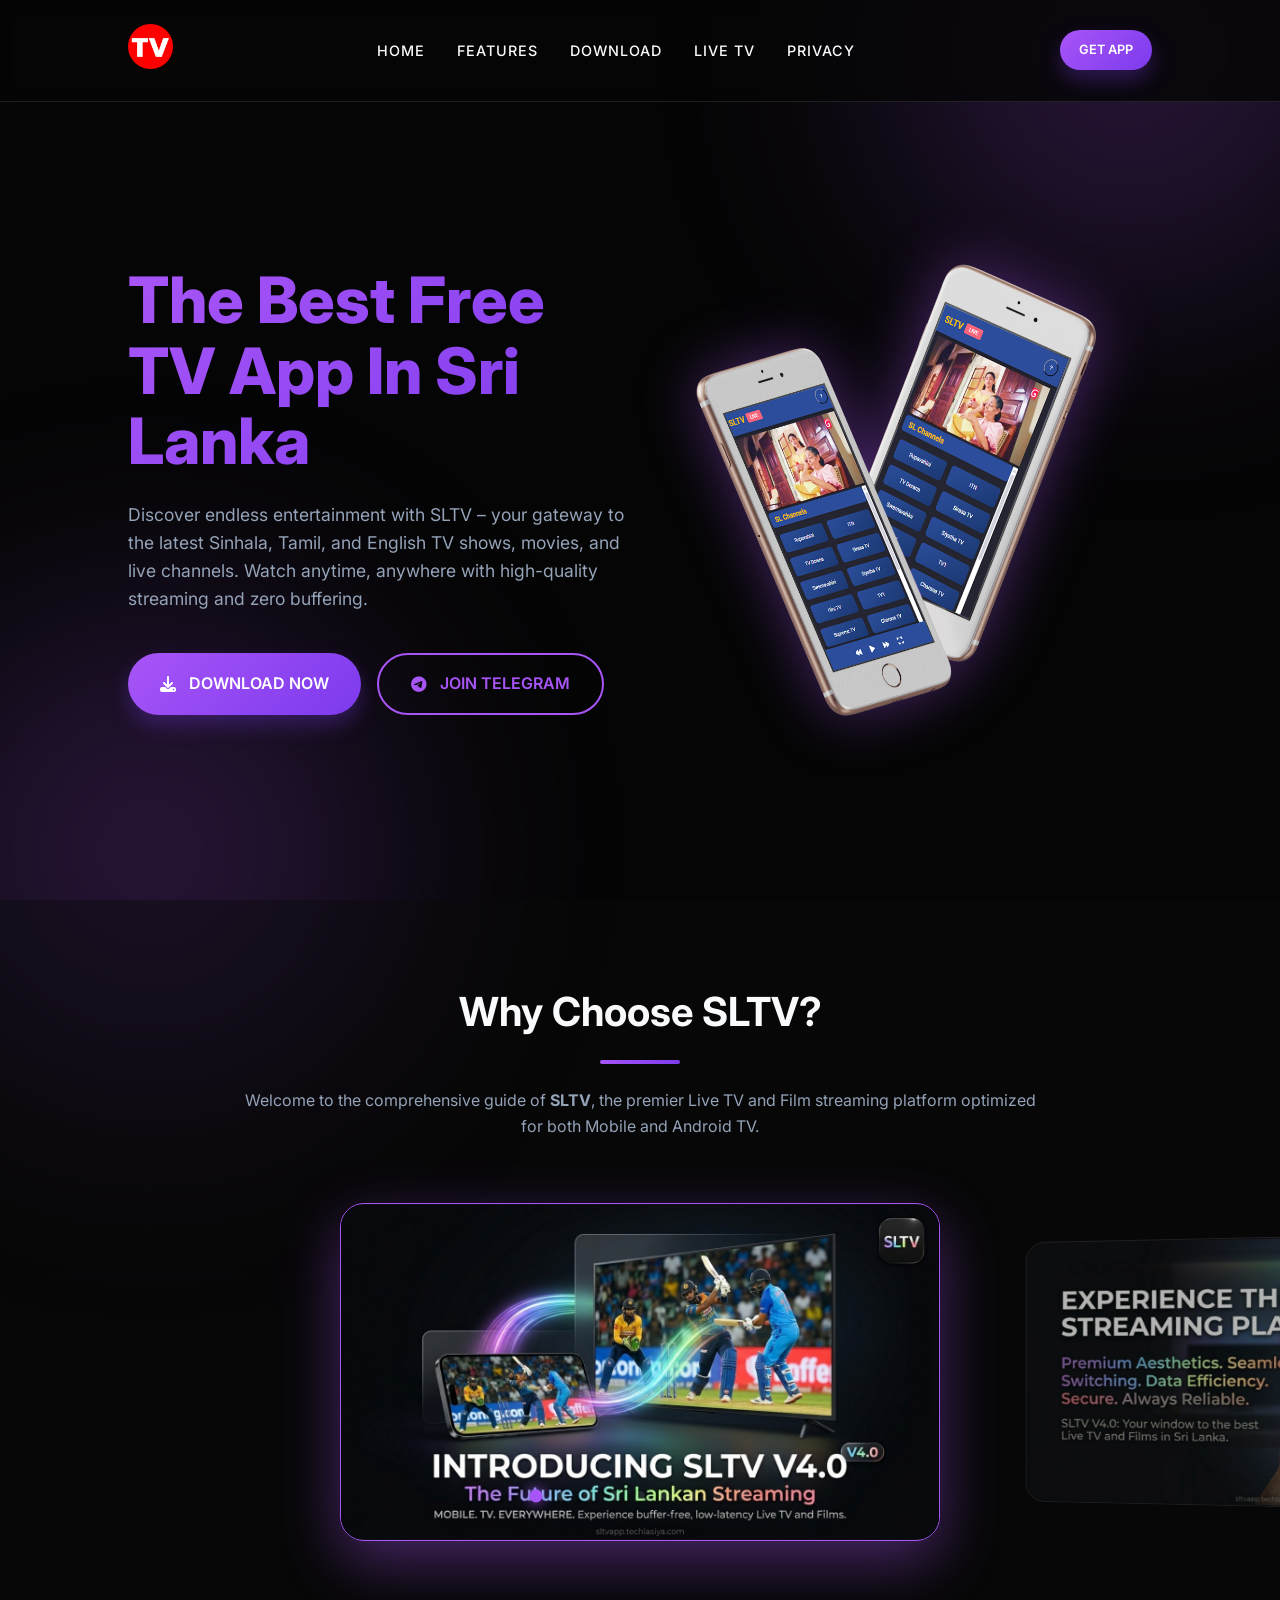
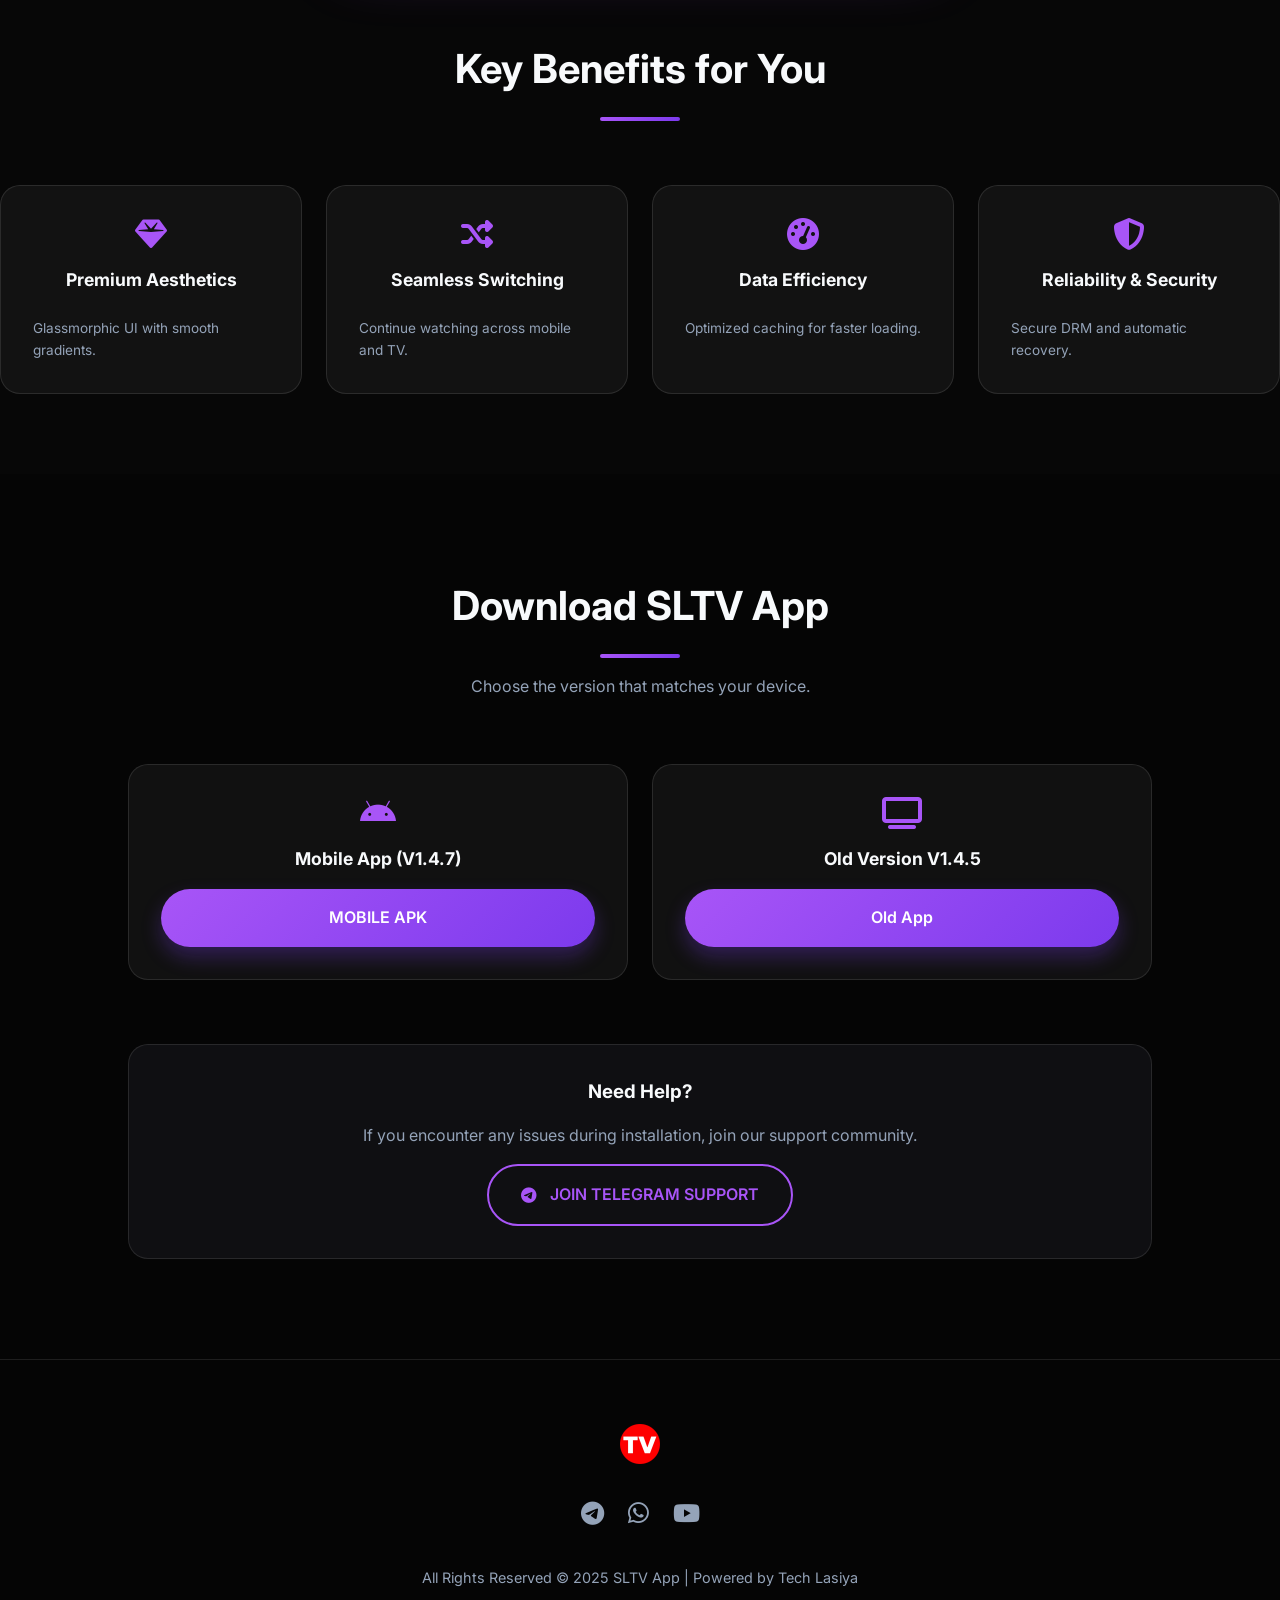
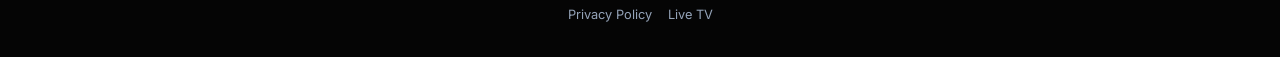
<file: index.html>
<!DOCTYPE html>
<html lang="en">

<head>
    <meta charset="UTF-8">
    <meta name="viewport" content="width=device-width, initial-scale=1.0">
    <title>SLTV – Stream Your Favorite Sri Lankan Shows & Live Channels</title>
    <meta name="description"
        content="Watch Sri Lankan dramas, movies, and live TV all in one place. SL TV brings you the best of local entertainment, anytime, anywhere.">
    <meta name="keywords"
        content="SL TV, Sri Lankan TV, Watch Online, Live TV Sri Lanka, Sinhala Dramas, SLTV App, Tech Lasiya">
    <meta name="author" content="Tech Lasiya">
    <meta name="theme-color" content="#0a0a0a">

    <!-- Open Graph -->
    <meta property="og:title" content="SLTV | Stream Your Favorite Sri Lankan Shows & Live Channels">
    <meta property="og:description"
        content="Enjoy Sri Lankan shows, movies, and live TV on SL TV. Download the app now and never miss an episode!">
    <meta property="og:image"
        content="https://raw.githubusercontent.com/nxt-owner/SLTV-APP/refs/heads/main/images/Og.jpg">
    <meta property="og:url" content="https://sltvapp.techlasiya.com">
    <meta property="og:type" content="website">

    <!-- Favicon and Fonts -->
    <link rel="icon" href="app.png">
    <link rel="preconnect" href="https://fonts.googleapis.com">
    <link rel="preconnect" href="https://fonts.gstatic.com" crossorigin>
    <link href="https://fonts.googleapis.com/css2?family=Inter:wght@300;400;500;600;700;800&display=swap"
        rel="stylesheet">

    <!-- Icons (Minimal) -->
    <link rel="stylesheet" href="https://cdnjs.cloudflare.com/ajax/libs/font-awesome/6.4.0/css/all.min.css">

    <!-- Custom CSS -->
    <link rel="stylesheet" href="css/style.css">
</head>

<body>

    <!-- Animated Background -->
    <div class="bg-blob blob-1"></div>
    <div class="bg-blob blob-2"></div>

    <!-- Navigation -->
    <nav>
        <div class="logo">
            <a href="#"><img src="images/app%20land.png" alt="SLTV Logo"></a>
        </div>
        <ul class="nav-links">
            <li><a href="#home">Home</a></li>
            <li><a href="#features">Features</a></li>
            <li><a href="#download">Download</a></li>
            <li><a href="livetv/index.html">Live TV</a></li>
            <li><a href="policy/index.html">Privacy</a></li>
        </ul>
        <a href="#download" class="btn btn-primary" style="padding: 0.6rem 1.2rem; font-size: 0.8rem;">GET APP</a>
    </nav>

    <!-- Hero Section -->
    <section class="hero" id="home">
        <div class="hero-content">
            <h1>The Best Free TV App In Sri Lanka</h1>
            <p>Discover endless entertainment with SLTV – your gateway to the latest Sinhala, Tamil, and English TV
                shows, movies, and live channels. Watch anytime, anywhere with high-quality streaming and zero
                buffering.</p>
            <div style="display: flex; gap: 1rem; flex-wrap: wrap;">
                <a href="#download" class="btn btn-primary"><i class="fa fa-download"></i> DOWNLOAD NOW</a>
                <a href="https://t.me/sltvapp" target="_blank" class="btn btn-outline"><i class="fab fa-telegram"></i>
                    JOIN TELEGRAM</a>
            </div>
        </div>
        <div class="hero-image">
            <img src="images/mockups/01_2.png" alt="SLTV App Mockup">
        </div>
    </section>

    <!-- Features Section -->
    <section class="features" id="features">
        <div class="section-title">
            <h2>Why Choose SLTV?</h2>
            <div class="divider"></div>
            <p
                style="color: var(--text-muted); margin-top: 1.5rem; max-width: 800px; margin-left: auto; margin-right: auto;">
                Welcome to the comprehensive guide of <strong>SLTV</strong>, the premier Live TV and Film streaming
                platform optimized for both Mobile and Android TV.
            </p>
        </div>

        <div class="h-viewport">
            <div class="h-track">
                <div class="h-item active" data-index="0">
                    <img src="images/doc/introducing.jpg" alt="Introducing SLTV">
                </div>
                <div class="h-item" data-index="1">
                    <img src="images/doc/ultimate_stream_platform.jpg" alt="Ultimate Stream Platform">
                </div>
                <div class="h-item" data-index="2">
                    <img src="images/doc/unlimited_live_tv_&_films.jpg" alt="Unlimited Content">
                </div>
                <div class="h-item" data-index="3">
                    <img src="images/doc/Stream_with_confidance.jpg" alt="Stream with Confidence">
                </div>
                <div class="h-item" data-index="4">
                    <img src="images/doc/bigscreen_smart_control.jpg" alt="Smart Control">
                </div>
                <div class="h-item" data-index="5">
                    <img src="images/doc/poword_at_your_fingerprints.jpg" alt="Player Control">
                </div>
                <div class="h-item" data-index="6">
                    <img src="images/doc/find_it_in_flash.jpg" alt="Fast Search">
                </div>
                <div class="h-item" data-index="7">
                    <img src="images/doc/yourstyle_yourstatus.jpg" alt="Personalization">
                </div>
                <div class="h-item" data-index="8">
                    <img src="images/doc/always_improving.jpg" alt="Regular Updates">
                </div>
            </div>

            <div class="h-dots">
                <div class="h-dot active" data-index="0"></div>
                <div class="h-dot" data-index="1"></div>
                <div class="h-dot" data-index="2"></div>
                <div class="h-dot" data-index="3"></div>
                <div class="h-dot" data-index="4"></div>
                <div class="h-dot" data-index="5"></div>
                <div class="h-dot" data-index="6"></div>
                <div class="h-dot" data-index="7"></div>
                <div class="h-dot" data-index="8"></div>
            </div>
        </div>

        <!-- Key Benefits -->
        <div style="margin-top: 6rem;">
            <div class="section-title">
                <h2>Key Benefits for You</h2>
                <div class="divider"></div>
            </div>
            <div class="download-grid" style="margin-top: 3rem;">
                <div class="dl-card">
                    <i class="fa fa-gem"></i>
                    <div class="dl-title">Premium Aesthetics</div>
                    <p style="font-size: 0.85rem; color: var(--text-muted); margin-top: 0.5rem;">Glassmorphic UI with
                        smooth gradients.</p>
                </div>
                <div class="dl-card">
                    <i class="fa fa-shuffle"></i>
                    <div class="dl-title">Seamless Switching</div>
                    <p style="font-size: 0.85rem; color: var(--text-muted); margin-top: 0.5rem;">Continue watching
                        across mobile and TV.</p>
                </div>
                <div class="dl-card">
                    <i class="fa fa-gauge-high"></i>
                    <div class="dl-title">Data Efficiency</div>
                    <p style="font-size: 0.85rem; color: var(--text-muted); margin-top: 0.5rem;">Optimized caching for
                        faster loading.</p>
                </div>
                <div class="dl-card">
                    <i class="fa fa-shield-halved"></i>
                    <div class="dl-title">Reliability & Security</div>
                    <p style="font-size: 0.85rem; color: var(--text-muted); margin-top: 0.5rem;">Secure DRM and
                        automatic recovery.</p>
                </div>
            </div>
        </div>
    </section>

    <!-- Download Section -->
    <section class="download" id="download">
        <div class="section-title">
            <h2>Download SLTV App</h2>
            <div class="divider"></div>
            <p style="color: var(--text-muted); margin-top: 1rem;">Choose the version that matches your device.</p>
        </div>
        <div class="download-grid">
            <div class="dl-card">
                <i class="fa-brands fa-android"></i>
                <div class="dl-title">Mobile App (V1.4.7)</div>
                <a href="https://github.com/nxt-owner/SLTV-APP/releases/download/V1.4.7/V1.4.7.apk"
                    class="btn btn-primary" style="width: 100%; justify-content: center;">MOBILE APK</a>
            </div>

            <div class="dl-card">
                <i class="fa fa-tv"></i>
                <div class="dl-title">Old Version V1.4.5</div>
                <a href="https://github.com/nxt-owner/SLTV-APP/releases/download/V1.4.5/V1.4.5.apk"
                    class="btn btn-primary" style="width: 100%; justify-content: center;">Old App</a>
            </div>

        </div>

        <div
            style="margin-top: 4rem; padding: 2rem; background: var(--bg-card); border-radius: 20px; border: 1px solid var(--glass-border);">
            <h3>Need Help?</h3>
            <p style="margin: 1rem 0; color: var(--text-muted);">If you encounter any issues during installation, join
                our support community.</p>
            <a href="https://t.me/sltvapp" class="btn btn-outline"><i class="fab fa-telegram"></i> JOIN TELEGRAM
                SUPPORT</a>
        </div>
    </section>

    <!-- Footer -->
    <footer>
        <div class="footer-logo">
            <img src="images/app%20land.png" alt="SLTV Logo">
        </div>
        <div class="social-links">
            <a href="https://t.me/sltvapp"><i class="fab fa-telegram"></i></a>
            <a href="https://whatsapp.com/channel/0029VaEddji96H4YrDx1mR0H"><i class="fab fa-whatsapp"></i></a>
            <a href="https://www.youtube.com/@Lasiya_Tech/featured"><i class="fab fa-youtube"></i></a>
        </div>
        <p class="copy">All Rights Reserved © 2025 SLTV App | Powered by Tech Lasiya</p>
        <div style="margin-top: 1rem; display: flex; justify-content: center; gap: 1rem;">
            <a href="policy/index.html"
                style="color: var(--text-muted); text-decoration: none; font-size: 0.8rem;">Privacy Policy</a>
            <a href="livetv/index.html" style="color: var(--text-muted); text-decoration: none; font-size: 0.8rem;">Live
                TV</a>
        </div>
    </footer>

    <script>
        // Smooth Scrolling logic
        document.querySelectorAll('a[href^="#"]').forEach(anchor => {
            anchor.addEventListener('click', function (e) {
                e.preventDefault();
                document.querySelector(this.getAttribute('href')).scrollIntoView({
                    behavior: 'smooth'
                });
            });
        });

        // Intersection Observer for Animations
        const observerOptions = {
            threshold: 0.1
        };

        const observer = new IntersectionObserver((entries) => {
            entries.forEach(entry => {
                if (entry.isIntersecting) {
                    entry.target.style.opacity = "1";
                    entry.target.style.transform = "translateY(0)";
                }
            });
        }, observerOptions);

        document.querySelectorAll('.h-item, .dl-card, .section-title').forEach(el => {
            el.style.opacity = "0";
            el.style.transform = "translateY(30px)";
            el.style.transition = "all 0.6s ease-out";
            observer.observe(el);
        });

        // 3D Horizontal Slider Logic
        const hTrack = document.querySelector('.h-track');
        const hItems = document.querySelectorAll('.h-item');
        const hDots = document.querySelectorAll('.h-dot');
        const hSection = document.querySelector('.features');
        let hIndex = 0;
        let isHScrolling = false;

        function updateHScroller() {
            const itemWidth = hItems[0].offsetWidth;
            const gap = 48; // 3rem gap matching CSS
            const scrollX = (window.innerWidth / 2) - (hIndex * (itemWidth + gap)) - (itemWidth / 2);

            hTrack.style.transform = `translateX(${scrollX}px)`;

            hItems.forEach((item, i) => {
                const diff = i - hIndex;
                const absDiff = Math.abs(diff);

                // 3D Effect for side items
                const rotateY = diff * -15;
                const scale = 1 - (absDiff * 0.15);
                const opacity = 1 - (absDiff * 0.3);
                const translateZ = absDiff * -100;

                item.style.transform = `rotateY(${rotateY}deg) scale(${scale}) translateZ(${translateZ}px)`;
                item.style.opacity = opacity;
                item.classList.toggle('active', i === hIndex);
            });

            hDots.forEach((dot, i) => {
                dot.classList.toggle('active', i === hIndex);
            });
        }

        function nextH() {
            if (hIndex < hItems.length - 1) {
                hIndex++;
                updateHScroller();
            }
        }

        function prevH() {
            if (hIndex > 0) {
                hIndex--;
                updateHScroller();
            }
        }

        // Mouse Wheel (Vertical to Horizontal)
        hSection.addEventListener('wheel', (e) => {
            // Check if we can scroll further horizontally
            const isAtEnd = hIndex === hItems.length - 1;
            const isAtStart = hIndex === 0;

            if ((e.deltaY > 0 && isAtEnd) || (e.deltaY < 0 && isAtStart)) {
                // Let the browser handle standard vertical scroll
                return;
            }

            e.preventDefault();
            if (isHScrolling) return;

            isHScrolling = true;
            if (e.deltaY > 0) nextH();
            else prevH();

            setTimeout(() => { isHScrolling = false; }, 600);
        }, { passive: false });

        // Dot Navigation
        hDots.forEach(dot => {
            dot.addEventListener('click', () => {
                hIndex = parseInt(dot.dataset.index);
                updateHScroller();
            });
        });

        // Touch Support
        let hTouchStartX = 0;
        hSection.addEventListener('touchstart', e => { hTouchStartX = e.touches[0].clientX; });
        hSection.addEventListener('touchend', e => {
            const hTouchEndX = e.changedTouches[0].clientX;
            if (hTouchStartX - hTouchEndX > 50) nextH();
            if (hTouchEndX - hTouchStartX > 50) prevH();
        });

        window.addEventListener('resize', updateHScroller);
        updateHScroller();
    </script>
</body>

</html>
</file>
<file: css/style.css>
/* 
 * SLTV APP - Modern Design System
 * Theme: Purple & Black Premium
 */

:root {
    --bg-dark: #050505;
    --bg-card: rgba(20, 20, 25, 0.7);
    --primary: #a855f7;
    --primary-glow: rgba(168, 85, 247, 0.4);
    --secondary: #7c3aed;
    --text-main: #f8fafc;
    --text-muted: #94a3b8;
    --glass: rgba(255, 255, 255, 0.05);
    --glass-border: rgba(255, 255, 255, 0.1);
    --gradient: linear-gradient(135deg, var(--primary), var(--secondary));
    --transition: all 0.3s cubic-bezier(0.4, 0, 0.2, 1);
}

* {
    margin: 0;
    padding: 0;
    box-sizing: border-box;
    font-family: 'Inter', 'Segoe UI', Roboto, sans-serif;
}

body {
    background-color: var(--bg-dark);
    color: var(--text-main);
    line-height: 1.6;
    overflow-x: hidden;
}

/* Gradients and Background Blobs */
.bg-blob {
    position: fixed;
    width: 500px;
    height: 500px;
    background: var(--primary-glow);
    filter: blur(120px);
    border-radius: 50%;
    z-index: -1;
    opacity: 0.5;
}

.blob-1 {
    top: -200px;
    right: -100px;
}

.blob-2 {
    bottom: -200px;
    left: -100px;
}

/* Navigation */
nav {
    position: fixed;
    top: 0;
    width: 100%;
    padding: 1.5rem 10%;
    display: flex;
    justify-content: space-between;
    align-items: center;
    background: rgba(5, 5, 5, 0.8);
    backdrop-filter: blur(10px);
    z-index: 1000;
    border-bottom: 1px solid var(--glass-border);
}

.logo img {
    height: 45px;
}

.nav-links {
    display: flex;
    gap: 2rem;
    list-style: none;
}

.nav-links a {
    color: var(--text-main);
    text-decoration: none;
    font-weight: 500;
    transition: var(--transition);
    font-size: 0.9rem;
    text-transform: uppercase;
    letter-spacing: 1px;
}

.nav-links a:hover {
    color: var(--primary);
}

/* Hero Section */
.hero {
    min-height: 100vh;
    display: flex;
    align-items: center;
    padding: 0 10%;
    padding-top: 80px;
}

.hero-content {
    flex: 1;
    max-width: 650px;
}

.hero-content h1 {
    font-size: 4rem;
    line-height: 1.1;
    margin-bottom: 1.5rem;
    background: var(--gradient);
    -webkit-background-clip: text;
    background-clip: text;
    -webkit-text-fill-color: transparent;
    font-weight: 800;
}

.hero-content p {
    font-size: 1.1rem;
    color: var(--text-muted);
    margin-bottom: 2.5rem;
}

.hero-image {
    flex: 1;
    display: flex;
    justify-content: center;
    position: relative;
}

.hero-image img {
    width: 100%;
    max-width: 400px;
    filter: drop-shadow(0 0 30px var(--primary-glow));
    animation: float 6s ease-in-out infinite;
}

@keyframes float {

    0%,
    100% {
        transform: translateY(0);
    }

    50% {
        transform: translateY(-20px);
    }
}

/* Buttons */
.btn {
    padding: 1rem 2rem;
    border-radius: 50px;
    font-weight: 600;
    text-decoration: none;
    transition: var(--transition);
    display: inline-flex;
    align-items: center;
    gap: 0.8rem;
    cursor: pointer;
    border: none;
}

.btn-primary {
    background: var(--gradient);
    color: white;
    box-shadow: 0 10px 20px rgba(124, 58, 237, 0.3);
}

.btn-primary:hover {
    transform: translateY(-3px);
    box-shadow: 0 15px 30px rgba(124, 58, 237, 0.4);
}

.btn-outline {
    background: transparent;
    border: 2px solid var(--primary);
    color: var(--primary);
}

.btn-outline:hover {
    background: var(--primary);
    color: white;
}

/* Features */
.features {
    padding: 100px 10%;
    background: rgba(10, 10, 10, 0.5);
}

.section-title {
    text-align: center;
    margin-bottom: 4rem;
}

.section-title h2 {
    font-size: 2.5rem;
    margin-bottom: 1rem;
}

.section-title .divider {
    width: 80px;
    height: 4px;
    background: var(--gradient);
    margin: 0 auto;
    border-radius: 2px;
}

.features {
    padding: 80px 0;
    background: rgba(10, 10, 10, 0.4);
    overflow: hidden;
    position: relative;
    min-height: 80vh;
    display: flex;
    flex-direction: column;
    justify-content: center;
}

.h-viewport {
    position: relative;
    width: 100%;
    perspective: 1500px;
    display: flex;
    align-items: center;
    /* justify-content removed to focus in center via JS math */
}

.h-track {
    display: flex;
    gap: 3rem;
    transform-style: preserve-3d;
    transition: transform 0.6s cubic-bezier(0.23, 1, 0.32, 1);
    /* padding removed to ensure translateX starts from 0 */
}

.h-item {
    min-width: 600px;
    width: 600px;
    aspect-ratio: 16/9;
    background: var(--bg-card);
    border-radius: 24px;
    border: 1px solid var(--glass-border);
    overflow: hidden;
    transition: all 0.6s cubic-bezier(0.23, 1, 0.32, 1);
    backface-visibility: hidden;
    position: relative;
}

.h-item img {
    width: 100%;
    height: 100%;
    object-fit: contain;
}

.h-item.active {
    border-color: var(--primary);
    box-shadow: 0 20px 60px var(--primary-glow);
    z-index: 10;
}

/* Indicators at the bottom */
.h-dots {
    position: absolute;
    bottom: 40px;
    left: 50%;
    transform: translateX(-50%);
    display: flex;
    gap: 1rem;
    z-index: 100;
}

.h-dot {
    width: 10px;
    height: 10px;
    border-radius: 50%;
    background: var(--glass-border);
    cursor: pointer;
    transition: var(--transition);
}

.h-dot.active {
    background: var(--primary);
    box-shadow: 0 0 10px var(--primary);
    transform: scale(1.3);
}

/* Responsive */
@media (max-width: 768px) {
    .h-item {
        min-width: 90vw;
        width: 90vw;
    }


}

/* Download Section */
.download {
    padding: 100px 10%;
    text-align: center;
}

.download-grid {
    display: grid;
    grid-template-columns: repeat(auto-fit, minmax(250px, 1fr));
    gap: 1.5rem;
    margin-top: 3rem;
}

.dl-card {
    background: var(--glass);
    padding: 2rem;
    border-radius: 20px;
    border: 1px solid var(--glass-border);
    transition: var(--transition);
    display: flex;
    flex-direction: column;
    align-items: center;
    gap: 1rem;
}

.dl-card:hover {
    background: rgba(168, 85, 247, 0.1);
    border-color: var(--primary);
}

.dl-card i {
    font-size: 2rem;
    color: var(--primary);
}

.dl-title {
    font-weight: 700;
    font-size: 1.1rem;
}

/* Footer */
footer {
    padding: 4rem 10% 2rem;
    border-top: 1px solid var(--glass-border);
    text-align: center;
}

.footer-logo img {
    height: 40px;
    margin-bottom: 1.5rem;
}

.social-links {
    display: flex;
    justify-content: center;
    gap: 1.5rem;
    margin-bottom: 2rem;
}

.social-links a {
    color: var(--text-muted);
    font-size: 1.5rem;
    transition: var(--transition);
}

.social-links a:hover {
    color: var(--primary);
}

.copy {
    color: var(--text-muted);
    font-size: 0.9rem;
}

/* Responsive */
@media (max-width: 1024px) {
    .hero-content h1 {
        font-size: 3rem;
    }
}

@media (max-width: 768px) {
    .hero {
        flex-direction: column;
        text-align: center;
        padding-top: 120px;
    }

    .hero-content h1 {
        font-size: 2.5rem;
    }

    .nav-links {
        display: none;
    }

    /* Add mobile menu later if needed */
}
</file>
